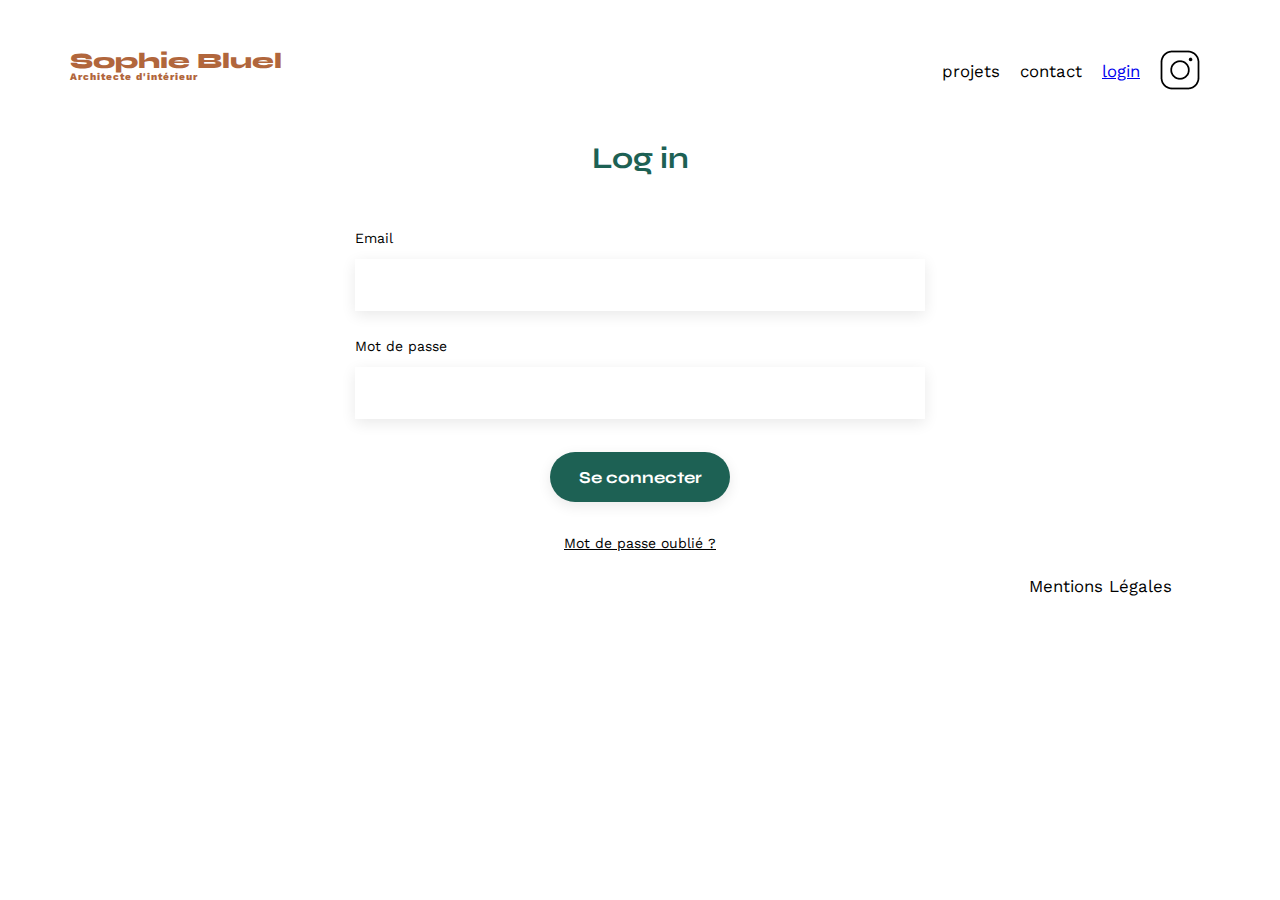
<file: login.html>
<!DOCTYPE html>
<html lang="en">
<head>
    <meta charset="UTF-8">
    <meta name="viewport" content="width=device-width, initial-scale=1.0">
    <link rel="preconnect" href="https://fonts.googleapis.com">
	<link rel="preconnect" href="https://fonts.gstatic.com" crossorigin>
	<link href="https://fonts.googleapis.com/css2?family=Syne:wght@700;800&family=Work+Sans&display=swap" rel="stylesheet">
    <link rel="stylesheet" href="./assets/style.css">
    <script defer src="./assets/Js/login.js" ></script>
    <title>Log in</title>
</head>
<body>
    <header>
        <h1>Sophie Bluel <span>Architecte d'intérieur</span></h1>
        <nav>
            <ul>
                <li>projets</li>
                <li>contact</li>
                 <li><a href="./index.html">login</a></li>
                 
                <li><img src="./assets/icons/instagram.png" alt="Instagram"></li>
            </ul>
        </nav>
    </header>
    <main>     
        <section id="contact">
            <h2>Log in</h2>
            <p class="passwordErr"></p>
            <form class="login-form" action="#" method="post">
                <label for="email">Email</label>
                <input type="email" name="email" id="email">
                <label for="password">Mot de passe</label>
                <input type="password" name="password" id="password">
                <input type="submit" value="Se connecter">
                <a href="#">Mot de passe oublié ?</a>
            </form>
	    </section>
    </main>
    <footer>
        <nav>
            <ul>
                <li>Mentions Légales</li>
            </ul>
        </nav>
    </footer>
</body>
</html>
</file>
<file: assets/style.css>
/* http://meyerweb.com/eric/tools/css/reset/
   v2.0 | 20110126
   License: none (public domain)
*/

html, body, div, span, applet, object, iframe,
h1, h2, h3, h4, h5, h6, p, blockquote, pre,
a, abbr, acronym, address, big, cite, code,
del, dfn, em, img, ins, kbd, q, s, samp,
small, strike, strong, sub, sup, tt, var,
b, u, i, center,
dl, dt, dd, ol, ul, li,
fieldset, form, label, legend,
table, caption, tbody, tfoot, thead, tr, th, td,
article, aside, canvas, details, embed,
figure, figcaption, footer, header, hgroup,
menu, nav, output, ruby, section, summary,
time, mark, audio, video {
	margin: 0;
	padding: 0;
	border: 0;
	font-size: 100%;
	font: inherit;
	vertical-align: baseline;
}
/* HTML5 display-role reset for older browsers */
article, aside, details, figcaption, figure,
footer, header, hgroup, menu, nav, section {
	display: block;
}
body {
	line-height: 1;
}
ol, ul {
	list-style: none;
}
blockquote, q {
	quotes: none;
}
blockquote:before, blockquote:after,
q:before, q:after {
	content: '';
	content: none;
}
table {
	border-collapse: collapse;
	border-spacing: 0;
}
/** end reset css**/
body {
	max-width: 1140px;
	margin:auto;
	font-family: 'Work Sans' ;
	font-size: 14px;
}
header {
	display: flex;
	justify-content: space-between;
	margin: 50px 0
}
section {
	margin: 50px 0
}

h1{
	display: flex;
	flex-direction: column;
	font-family: 'Syne';
	font-size: 22px;
	font-weight: 800;
	color: #B1663C
}

h1 > span {
	font-family: 'Work Sans';
	font-size:10px;
	letter-spacing: 0.1em;
;
}

h2{
	font-family: 'Syne';
	font-weight: 700;
	font-size: 30px;
	color: #1D6154
}
nav ul {
	display: flex;
	align-items: center;
	list-style-type: none;

}
nav li {
	padding: 0 10px;
	font-size: 1.2em;
	cursor: pointer;
}

li:hover {
	color: #B1663C;
}
a {
list-style: inherit;
cursor: pointer;
}
#introduction {
	display: flex;
	align-items: center;
}
#introduction figure {
	flex: 1
}
#introduction img {
	display: block;
	margin: auto;
	width: 80%;
}

#introduction article {
	flex: 1
}
#introduction h2 {
	margin-bottom: 1em;
}

#introduction p {
	margin-bottom: 0.5em;
}
#portfolio h2 {
	text-align: center;
	margin-bottom: 1em;
}
.filters {
	display: flex;
	justify-content: center;
	align-items: center;
	height: 50px;
	gap: 1%;
  }
  .filters button {
	font-family: 'Syne';
	font-weight: 700;
	color: #1D6154;
	background-color: white;
	border-radius: 60px;
	border: 2px solid #1D6154;
	
  }
  .filters button:focus {
	background-color: #1D6154;
	color: white;
  }
.gallery {
	width: 100%;
	display: grid;
	grid-template-columns: 1fr 1fr 1fr;
	grid-column-gap: 20px;
	grid-row-gap: 20px;
}

.gallery img {
	width: 100%;
}
#contact {
	width: 50%;
margin: auto;
}
#contact > * {
	text-align: center;

}
#contact h2{
	margin-bottom: 20px;
}
.passwordErr{
	color: red;
}
#contact form {
	text-align: left;
	margin-top:30px;
	display: flex;
	flex-direction: column;
}

#contact input {
	height: 50px;
	font-size: 1.2em;
	border: none;
	box-shadow: 0px 4px 14px rgba(0, 0, 0, 0.09);
}
#contact label {
	margin: 2em 0 1em 0;
}
#contact textarea {
	border: none;
	box-shadow: 0px 4px 14px rgba(0, 0, 0, 0.09);
}
#contact a {
	text-align: center;
	color: black;
}
input[type="submit"]{
	font-family: 'Syne';
	font-weight: 700;
	color: white;
	background-color: #1D6154;
	margin : 2em auto ;
	width: 180px;
	text-align: center;
	border-radius: 60px ;
}

footer nav ul {
	display: flex;
	justify-content: flex-end;
	margin: 2em
}

/*CSS mode édition du haut de la page + bouton "modifier"*/
.edition-mode {
	background-color: black;
	height: 60px;
	color: white;
	display: flex;
	justify-content: center;
	align-items: center;
	gap: 1%;
}
.hidden {
	display: none;
}
.title-button {
	display: flex;
    flex-wrap: nowrap;
    flex-direction: row;
    align-items: baseline;
    justify-content: center;
    gap: 1%;
}
.modalContainer {
	display: none;
	position: fixed;
	width: 100%;
	height: 100%;
	background-color:#808080bd;
	justify-content: center;
	align-items: center;
}
.imagesModal {
	width: 50%;
	height : 80%;
	background-color: white;
	border-radius: 5px;
	display: flex;
	flex-direction: column;
	align-items: center;
	justify-content: space-around;
	position: relative;
}
.fa-xmark {
	position: absolute;
	top: 20px;
	right: 20px;
	cursor: pointer;
}
 button {
	font-family: 'Syne';
    font-weight: 700;
    color: #1D6154;
    background-color: white;
    border-radius: 60px;
    width: 180px;
    border: 2px solid #1D6154;
	 height: 40px;
}

  .imagesModal .imgGallery  {
	width: 100%;
	height: 70%;
	display: flex;
	justify-content: center;
	align-items: center;
	flex-wrap: wrap;
	gap: 10px;
  }
  .imagesModal .imgGallery figure {
	width: 18%;
	height: 30%;
	position: relative;
  }
  .imagesModal .imgGallery  figure img {
	width: 100%;
	height: 100%;
  }
  .imagesModal .imgGallery  figure span {
	display: flex;
	justify-content: center;
	align-items: center;
	position: absolute;
	top: 5px;
	right: 5px;
	background-color: black;
	height: 27px;
    width: 22px ;
	cursor: pointer;
  }
  .modalGarage .imgGallery  figure span .fa-trash-can {
	font-size: 0.7rem;
  }
  .fa-trash-can {
	background-color: white;
  }
  hr {
	color: #B3B3B3;
	width:80%;
	height: 0px;
	border: 1px solid #B3B3B3;
	bottom: 62px;
	position: absolute;
  }
  .modalAddImages{
	display: none;
	justify-content: space-around;
	flex-direction: column;
	align-items: center;
	height: 75%;
	width: 50%;
	background-color: whitesmoke;
	border-radius: 5px;
	position: relative; }
	.modalAddImages .fa-arrow-left {
	  position: absolute;
	  top: 20px;
	  left: 20px;
	  cursor: pointer;
	}
	.modalAddImages .fa-xmark {
	  position: absolute;
	  top: 20px;
	  right: 20px;
	  cursor: pointer;
	}
	.form2ndModal {
	  display: flex;
	  flex-direction: column;
	  justify-content: center;
	  height: 80%;
	  width: 80%;
	  gap: 10px; }
	  .form2ndModal input {
		height: 50px;
		font-size: 1.2em;
		border: none;
		box-shadow: 0px 4px 14px rgba(0, 0, 0, 0.09);
	  }
	  .form2ndModal #category {
		height: 50px;
		font-size: 1.2em;
		border: none;
		box-shadow: 0px 4px 14px rgba(0, 0, 0, 0.09);
	  }
	  .containerFile {
		background-color:azure;
		height: 30%;
		display: flex;
		flex-direction: column;
		align-items: center;
		border-radius: 5px; }
		.labelModal{
		  background-color: #B3B3B3;
		  color:rgb(3, 69, 83);
		  border-radius: 15px;
		  padding: 5px 10px;
		  cursor: pointer;
		}
		.modalAddImages img {
		  display: none;
		  max-width: 100%;
		  height: 100%;
		}
		.modalAddImages .fa-image {
		  font-size: 3rem;
		  color: #B3B3B3;   
		}
		.modalAddImages p {
		  font-weight: 300;
		  font-size: 0.5rem;
		}
	  .button {
		background-color: white;
		padding: 5px 10px;
		border-radius: 25px;
		border: none;
		cursor: pointer;
	    margin: auto;
 		}
		.button:focus {
			color: white;
			background-color: #1D6154;
		}
</file>
